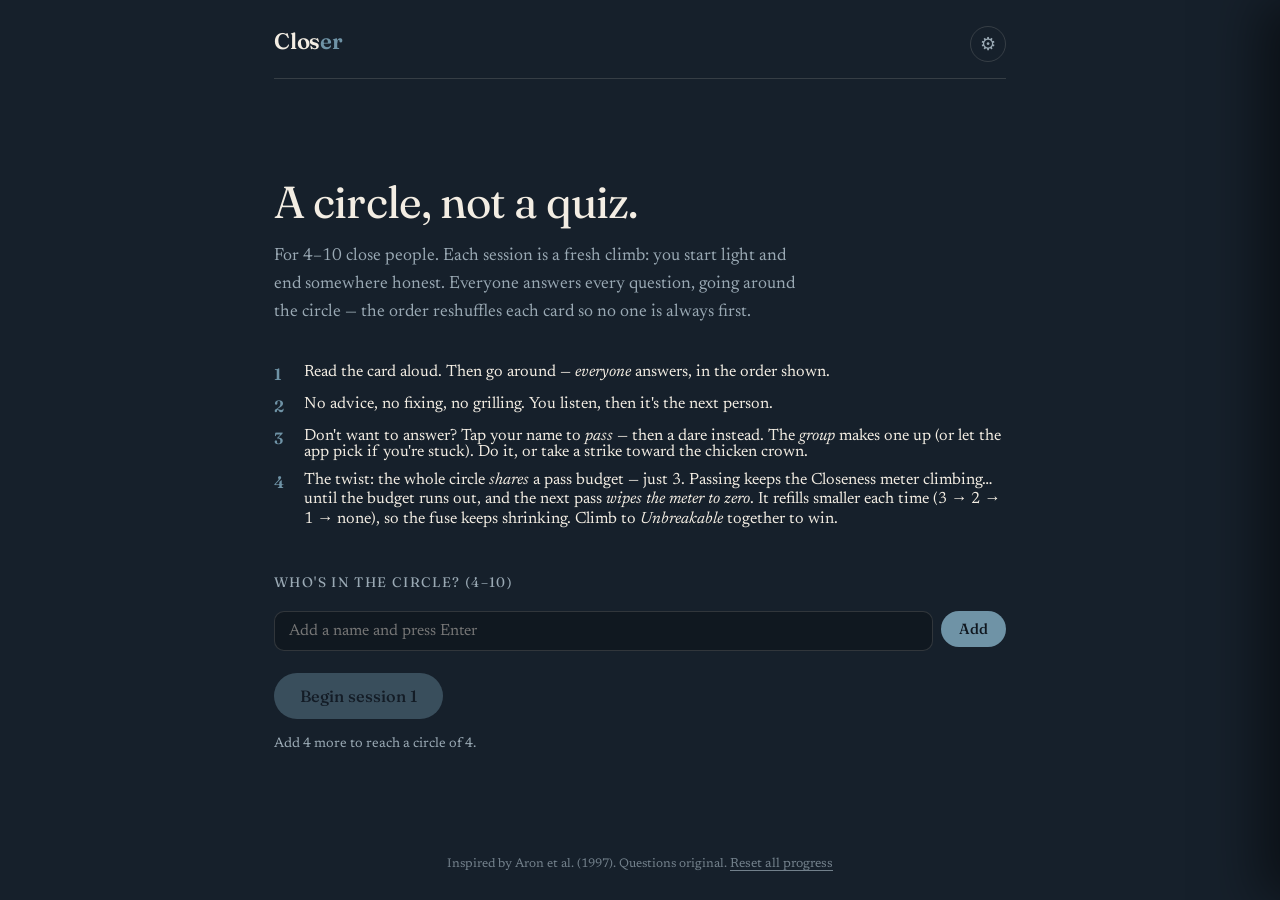
<file: index.html>
<!DOCTYPE html>
<html lang="en">
<head>
<meta charset="UTF-8">
<meta name="viewport" content="width=device-width, initial-scale=1.0">
<title>Closer — group circle</title>
<link rel="stylesheet" href="styles.css">
<script src="questions.js"></script>
</head>
<body data-tier="1">
<div class="wrap">
  <header>
    <div class="logo">Clos<span>er</span></div>
    <div class="headright">
      <div class="sesstag" id="sesstag">&nbsp;</div>
      <button class="gear" id="gearBtn" aria-label="Open settings" title="Settings">⚙</button>
    </div>
  </header>

  <!-- SETUP -->
  <section class="stage" id="setup">
    <h1 id="setupTitle">A circle, not a quiz.</h1>
    <p class="lead" id="setupLead">For 4–10 close people. Each session is a fresh climb: you start light and end somewhere honest. Everyone answers every question, going around the circle — the order reshuffles each card so no one is always first.</p>
    <ul class="rules">
      <li><b>1</b><span>Read the card aloud. Then go around — <em>everyone</em> answers, in the order shown.</span></li>
      <li><b>2</b><span>No advice, no fixing, no grilling. You listen, then it's the next person.</span></li>
      <li><b>3</b><span>Don't want to answer? Tap your name to <em>pass</em> — then a dare instead. The <em>group</em> makes one up (or let the app pick if you're stuck). Do it, or take a strike toward the chicken crown.</span></li>
      <li><b>4</b><span>The twist: the whole circle <em>shares</em> a pass budget — just 3. Passing keeps the Closeness meter climbing… until the budget runs out, and the next pass <em>wipes the meter to zero</em>. It refills smaller each time (3 → 2 → 1 → none), so the fuse keeps shrinking. Climb to <em>Unbreakable</em> together to win.</span></li>
    </ul>
    <div class="field">
      <label>Who's in the circle? (4–10)</label>
      <div class="names" id="names"></div>
      <div class="addrow">
        <input id="nameInput" type="text" placeholder="Add a name and press Enter" maxlength="24" autocomplete="off">
        <button class="btn sm" id="addBtn">Add</button>
      </div>
    </div>
    <div class="controls">
      <button class="btn" id="startBtn" disabled>Begin session <span id="startNum"></span></button>
    </div>
    <p class="banknote" id="bankNote"></p>
  </section>

  <!-- PLAY -->
  <section class="stage hidden" id="play">
    <div class="meta">
      <div class="tierlabel"><span id="tierName">Warm-up</span>
        <span class="dots"><i class="dot" data-d="1"></i><i class="dot" data-d="2"></i><i class="dot" data-d="3"></i></span>
      </div>
      <div class="counter" id="counter"></div>
    </div>
    <div class="scorebar" id="scorebar"></div>
    <div class="meter" id="meter">
      <div class="meter-head">
        <span class="meter-level" id="meterLevel">Strangers</span>
        <span class="meter-streak" id="meterStreak"></span>
      </div>
      <div class="meter-track"><i id="meterFill"></i></div>
      <div class="meter-rungs" id="meterRungs"></div>
    </div>
    <div class="qnum" id="qnum"></div>
    <h2 class="question" id="qtext"></h2>
    <button class="langtoggle" id="langBtn" aria-expanded="false">中文翻譯</button>
    <div class="qzh" id="qzh"><div class="qzh-inner" id="qzhText" lang="zh-Hant"></div></div>
    <div class="order">
      <div class="cap" id="orderCap">Answer in this order</div>
      <div class="seq" id="seq"></div>
      <div class="hint" id="orderHint">Chickening out? Tap your name — you'll draw a dare instead.</div>
    </div>
    <div class="dare hidden" id="darePanel">
      <div class="cap">Pass · <span class="who-passed" id="dareWho"></span> ducked the question</div>
      <!-- phase 1: who makes the dare? -->
      <div id="dareChoice">
        <div class="text" id="dareChoiceText">A dare instead, then. Who makes it up?</div>
        <div class="row">
          <button class="btn" id="dareGroup">The group makes one up</button>
          <button class="btn ghost" id="dareApp">Let the app pick</button>
          <button class="btn ghost sm" id="dareCancel">Never mind, I'll answer</button>
        </div>
      </div>
      <!-- phase 2: the dare itself -->
      <div id="dareDo" class="hidden">
        <div class="text" id="dareText"></div>
        <div class="row">
          <button class="btn" id="dareDid">Did the dare ✓</button>
          <button class="btn danger" id="dareFail">Chickened out — take a strike ✗</button>
          <button class="btn ghost sm" id="dareDeck">Can't think of one? Draw from the deck</button>
        </div>
      </div>
    </div>
    <p class="listener-note hidden" id="listenerNote">🪞 Before the next card — each person, reflect back one thing you heard.</p>
    <div class="controls">
      <button class="btn" id="nextBtn">Everyone's answered — next card</button>
      <button class="btn ghost sm" id="reshuffleBtn">Reshuffle order</button>
      <button class="btn ghost sm" id="endBtn">End session</button>
    </div>
    <div class="progress"><div class="bar"><i id="barFill"></i></div></div>
  </section>

  <!-- SEAM -->
  <section class="stage seam hidden" id="seam">
    <div class="small" id="seamKicker"></div>
    <h2 id="seamTitle"></h2>
    <p id="seamBody"></p>
    <div class="controls" style="justify-content:center">
      <button class="btn" id="seamBtn">Continue</button>
      <button class="btn ghost sm" id="seamEndBtn">End session</button>
    </div>
  </section>

  <!-- END -->
  <section class="stage end hidden" id="end">
    <div class="small" id="endKicker"></div>
    <h2 id="endTitle">That's the climb.</h2>
    <p id="endBody"></p>
    <ul class="board hidden" id="board"></ul>
    <div class="endrow">
      <button class="btn" id="newSessionBtn">Start next session</button>
      <button class="btn ghost" id="editPeopleBtn">Edit the circle</button>
    </div>
    <p class="banknote" id="endBank"></p>
  </section>

  <footer>
    Inspired by Aron et al. (1997). Questions original. <button class="reset" id="resetBtn">Reset all progress</button>
  </footer>
</div>

<div class="drawer-backdrop" id="settingsBackdrop"></div>
<aside class="drawer" id="settingsDrawer" aria-label="Game settings" aria-hidden="true">
  <div class="drawer-head">
    <div class="drawer-title">Game settings</div>
    <button class="drawer-close" id="settingsClose" aria-label="Close settings">×</button>
  </div>
  <p class="drawer-note">Pick a mode, or fine-tune anything — changes apply live, even mid-game.</p>
  <div class="modes" id="settingsModes"></div>
  <div id="settingsBody"></div>
  <button class="btn ghost sm hidden" id="redrawBtn" style="margin-top:16px">Redraw remaining cards</button>
</aside>

<div class="toast" id="toast"><div class="big" id="toastBig"></div><div class="sub" id="toastSub"></div></div>

<script src="script.js"></script>
</body>
</html>
</file>
<file: styles.css>
@import url('https://fonts.googleapis.com/css2?family=Fraunces:opsz,wght@9..144,400;9..144,500;9..144,600&family=Newsreader:ital,opsz@0,6..72;1,6..72&family=Noto+Serif+TC:wght@400;500&display=swap');
  :root{
    --bg:#16202b; --ink:#f3ede3; --muted:#9aa9b4;
    --t1:#6f93a6; --t2:#c98b6b; --t3:#b1607a;
    --line:rgba(243,237,227,.14); --accent:var(--t1);
    --ease-out:cubic-bezier(.23,1,.32,1);
  }
  *{box-sizing:border-box;margin:0;padding:0}
  html,body{height:100%}
  body{background:var(--bg);color:var(--ink);font-family:'Newsreader',Georgia,serif;
    -webkit-font-smoothing:antialiased;min-height:100dvh;display:flex;flex-direction:column;
    overflow-x:hidden;transition:background .9s ease;}
  body[data-tier="2"]{--accent:var(--t2);background:#1a1c24}
  body[data-tier="3"]{--accent:var(--t3);background:#1d1820}
  .wrap{flex:1;display:flex;flex-direction:column;max-width:780px;width:100%;margin:0 auto;padding:26px 24px 30px}
  header{display:flex;align-items:baseline;justify-content:space-between;gap:16px;padding-bottom:16px;border-bottom:1px solid var(--line)}
  .logo{font-family:'Fraunces',serif;font-weight:600;font-size:1.4rem;letter-spacing:-.01em}
  .logo span{color:var(--accent);transition:color .9s}
  .sesstag{font-family:'Fraunces',serif;font-size:.82rem;color:var(--muted);letter-spacing:.04em}
  .stage{flex:1;display:flex;flex-direction:column;justify-content:center;padding:30px 0}

  h1{font-family:'Fraunces',serif;font-weight:400;font-size:clamp(1.9rem,5.6vw,2.8rem);line-height:1.1;letter-spacing:-.02em;margin-bottom:16px}
  p.lead{color:var(--muted);font-size:1.1rem;line-height:1.6;max-width:54ch;margin-bottom:14px}
  .rules{list-style:none;margin:18px 0 26px}
  .rules li{display:flex;gap:12px;align-items:flex-start;padding:6px 0;font-size:1.02rem}
  .rules li b{font-family:'Fraunces',serif;color:var(--accent);font-weight:600;min-width:18px;transition:color .9s}

  .field{margin:14px 0 22px}
  .field label{display:block;font-family:'Fraunces',serif;font-size:.86rem;letter-spacing:.1em;text-transform:uppercase;color:var(--muted);margin-bottom:10px}
  .names{display:flex;flex-wrap:wrap;gap:8px;margin-bottom:10px}
  .chip{display:inline-flex;align-items:center;gap:7px;background:rgba(255,255,255,.06);border:1px solid var(--line);border-radius:999px;padding:6px 12px;font-size:.98rem}
  .chip button{background:none;border:0;color:var(--muted);cursor:pointer;font-size:1.05rem;line-height:1;padding:0;transition:color .2s ease,transform .12s var(--ease-out)}
  @media (hover:hover) and (pointer:fine){.chip button:hover{color:var(--ink)}}
  .chip button:active{transform:scale(.9)}
  .addrow{display:flex;gap:8px}
  .addrow input{flex:1;background:rgba(0,0,0,.25);border:1px solid var(--line);border-radius:10px;color:var(--ink);
    font-family:'Newsreader',serif;font-size:1rem;padding:11px 14px;transition:border-color .15s ease}
  .addrow input:focus{outline:0;border-color:var(--accent)}

  .btn{font-family:'Fraunces',serif;font-weight:500;font-size:1.02rem;background:var(--accent);color:#10171f;
    border:0;border-radius:999px;padding:13px 26px;cursor:pointer;transition:transform .15s var(--ease-out),filter .2s,background .9s;align-self:flex-start}
  @media (hover:hover) and (pointer:fine){.btn:hover{transform:translateY(-1px);filter:brightness(1.06)}}
  .btn:active{transform:scale(.97)}
  .btn:disabled{opacity:.4;cursor:not-allowed;transform:none}
  .btn.ghost{background:none;color:var(--ink);border:1px solid var(--line)}
  @media (hover:hover) and (pointer:fine){.btn.ghost:hover{border-color:var(--accent)}}
  .btn.sm{padding:9px 18px;font-size:.92rem}

  .meta{display:flex;align-items:center;justify-content:space-between;gap:14px;margin-bottom:24px}
  .tierlabel{display:flex;align-items:center;gap:10px;font-family:'Fraunces',serif;font-size:.84rem;letter-spacing:.14em;text-transform:uppercase;color:var(--accent);transition:color .9s}
  .dots{display:flex;gap:6px}.dot{width:7px;height:7px;border-radius:50%;background:var(--line);transition:background .25s ease}.dot.on{background:var(--accent)}
  .counter{font-size:.9rem;color:var(--muted);font-variant-numeric:tabular-nums}
  .qnum{font-family:'Fraunces',serif;font-size:.9rem;color:var(--muted);margin-bottom:14px}
  .question{font-family:'Fraunces',serif;font-weight:400;font-size:clamp(1.45rem,4.4vw,2.3rem);line-height:1.22;letter-spacing:-.015em;margin-bottom:14px;
    opacity:0;transform:translateY(10px);animation:rise .3s var(--ease-out) forwards}
  @keyframes rise{to{opacity:1;transform:none}}
  .langtoggle{background:none;border:1px solid var(--line);border-radius:999px;color:var(--muted);
    font-family:'Newsreader',serif;font-size:.86rem;padding:5px 14px;cursor:pointer;transition:color .2s ease,border-color .2s ease,transform .12s var(--ease-out);margin-bottom:16px}
  @media (hover:hover) and (pointer:fine){.langtoggle:hover{color:var(--ink);border-color:var(--accent)}}
  .langtoggle:active{transform:scale(.96)}
  .langtoggle.on{color:var(--accent);border-color:var(--accent)}
  .qzh{display:grid;grid-template-rows:0fr;opacity:0;margin-bottom:0;
    transition:grid-template-rows .4s var(--ease-out),opacity .3s ease,margin-bottom .3s ease}
  .qzh.show{grid-template-rows:1fr;opacity:1;margin-bottom:22px}
  .qzh-inner{min-height:0;overflow:hidden;
    font-family:'Noto Serif TC','Fraunces',serif;font-weight:400;font-size:clamp(1.3rem,4vw,2rem);
    line-height:1.5;letter-spacing:.01em;color:var(--ink);padding-left:16px;border-left:2px solid var(--accent)}

  .order{border:1px solid var(--line);border-radius:16px;padding:16px 18px;margin-bottom:24px;background:rgba(0,0,0,.18)}
  .order .cap{font-family:'Fraunces',serif;font-size:.78rem;letter-spacing:.12em;text-transform:uppercase;color:var(--muted);margin-bottom:12px}
  .seq{display:flex;flex-wrap:wrap;gap:8px}
  .who{display:inline-flex;align-items:center;gap:8px;padding:7px 13px;border-radius:999px;border:1px solid var(--line);font-size:.98rem;transition:border-color .25s ease,background .25s ease,transform .12s var(--ease-out);cursor:pointer}
  @media (hover:hover) and (pointer:fine){.who:hover{border-color:var(--accent);background:rgba(255,255,255,.04)}}
  .who:active{transform:scale(.97)}
  .who .i{font-family:'Fraunces',serif;font-size:.78rem;color:var(--muted);font-variant-numeric:tabular-nums}
  .who.passed{border-color:var(--accent);background:rgba(255,255,255,.1);font-weight:500}
  .who.passed .i{color:var(--accent)}
  .who.done{opacity:.4;text-decoration:line-through}
  .who .strike{color:var(--t3);font-size:.82rem;letter-spacing:1px}
  .order .hint{font-size:.82rem;color:var(--muted);margin-top:12px;font-style:italic}
  /* dare panel */
  .dare{border:1px solid var(--accent);border-radius:16px;padding:18px 20px;margin-bottom:24px;background:rgba(0,0,0,.28);
    opacity:0;transform:translateY(10px);animation:rise .32s var(--ease-out) forwards}
  .dare .cap{font-family:'Fraunces',serif;font-size:.78rem;letter-spacing:.12em;text-transform:uppercase;color:var(--accent);margin-bottom:10px}
  .dare .who-passed{font-family:'Fraunces',serif;font-weight:600}
  .dare .text{font-family:'Fraunces',serif;font-size:clamp(1.15rem,3.4vw,1.5rem);line-height:1.34;margin:6px 0 16px}
  .dare .row{display:flex;gap:10px;flex-wrap:wrap}
  .dare .btn.danger{background:none;border:1px solid var(--t3);color:var(--t3)}
  @media (hover:hover) and (pointer:fine){.dare .btn.danger:hover{background:var(--t3);color:#10171f;filter:none}}
  .scorebar{display:flex;align-items:center;gap:8px;font-size:.82rem;color:var(--muted);flex-wrap:wrap}
  .scorebar .pill{display:inline-flex;align-items:center;gap:5px;border:1px solid var(--line);border-radius:999px;padding:3px 10px}
  .scorebar .pill b{color:var(--ink);font-family:'Fraunces',serif;font-weight:600}
  .scorebar .crown{color:var(--t2)}
  /* closeness meter (shared goal) */
  .meter{border:1px solid var(--line);border-radius:14px;padding:13px 16px;margin-bottom:20px;background:rgba(0,0,0,.2)}
  .meter-head{display:flex;justify-content:space-between;align-items:baseline;margin-bottom:9px}
  .meter-level{font-family:'Fraunces',serif;font-weight:600;font-size:1.02rem;color:var(--accent);transition:color .9s}
  .meter-streak{font-size:.84rem;color:var(--muted);font-variant-numeric:tabular-nums}
  .meter-track{height:8px;background:var(--line);border-radius:99px;overflow:hidden}
  .meter-track i{display:block;height:100%;width:100%;border-radius:99px;
    background:linear-gradient(90deg,var(--t1),var(--t2),var(--t3));
    clip-path:inset(0 100% 0 0);transition:clip-path .6s var(--ease-out)}
  .meter-rungs{display:flex;justify-content:space-between;margin-top:7px}
  .meter-rungs span{font-size:.68rem;letter-spacing:.02em;color:var(--muted);opacity:.55;transition:color .4s ease,opacity .4s ease;white-space:nowrap}
  .meter-rungs span.hit{color:var(--accent);opacity:1;font-weight:600}
  .meter.broke{animation:shake .5s}
  @keyframes shake{10%,90%{transform:translateX(-2px)}30%,70%{transform:translateX(4px)}50%{transform:translateX(-5px)}}
  .who .tok{font-size:.72rem;color:var(--t2);letter-spacing:1px}
  .who.broke-token{border-color:var(--t3)}
  /* toast */
  .toast{position:fixed;left:50%;bottom:34px;transform:translateX(-50%) translateY(20px);opacity:0;pointer-events:none;
    background:#0f161e;border:1px solid var(--accent);border-radius:14px;padding:14px 22px;max-width:90vw;text-align:center;
    box-shadow:0 18px 50px rgba(0,0,0,.55);transition:opacity .2s var(--ease-out),transform .2s var(--ease-out);z-index:50}
  .toast.show{opacity:1;transform:translateX(-50%) translateY(0);transition:opacity .3s var(--ease-out),transform .3s var(--ease-out)}
  .toast .big{font-family:'Fraunces',serif;font-size:1.15rem;font-weight:600;color:var(--accent)}
  .toast .sub{font-size:.9rem;color:var(--muted);margin-top:3px}
  .toast.bad{border-color:var(--t3)}.toast.bad .big{color:var(--t3)}
  .toast.win{border-color:var(--t2)}.toast.win .big{color:var(--t2)}
  .board{list-style:none;max-width:420px;margin:0 auto 22px;text-align:left}
  .board li{display:flex;justify-content:space-between;align-items:center;padding:9px 14px;border:1px solid var(--line);border-radius:12px;margin-bottom:8px;opacity:0;transform:translateY(8px);animation:rise .35s var(--ease-out) forwards}
  .board li .nm{font-family:'Fraunces',serif}
  .board li .sc{color:var(--muted);font-variant-numeric:tabular-nums}
  .board li.king{border-color:var(--t2)}
  .board li.king .nm{color:var(--t2)}
  .board li.clean{border-color:var(--t1)}
  .board li.clean .nm{color:var(--t1)}
  .controls{display:flex;gap:12px;flex-wrap:wrap;align-items:center}
  .progress{margin-top:auto;padding-top:24px}
  .bar{height:3px;background:var(--line);border-radius:2px;overflow:hidden}
  .bar i{display:block;height:100%;background:var(--accent);width:100%;transform:scaleX(0);transform-origin:left;transition:transform .5s var(--ease-out),background .9s}

  .seam,.end{text-align:center}
  .seam .small,.end .small{color:var(--muted);letter-spacing:.14em;text-transform:uppercase;font-family:'Fraunces',serif;font-size:.78rem;margin-bottom:10px}
  .seam h2,.end h2{font-family:'Fraunces',serif;font-weight:400;font-size:clamp(1.6rem,5vw,2.4rem);line-height:1.18;margin-bottom:14px}
  .seam p,.end p{color:var(--muted);max-width:48ch;margin:0 auto 26px;line-height:1.62;font-size:1.06rem}
  .seam .btn,.end .btn{align-self:center}
  .endrow{display:flex;gap:12px;justify-content:center;flex-wrap:wrap}
  .banknote{margin-top:18px;font-size:.86rem;color:var(--muted)}
  .hidden{display:none!important}
  footer{color:var(--muted);font-size:.78rem;text-align:center;padding-top:8px;opacity:.7}
  .reset{background:none;border:0;color:var(--muted);font-family:'Newsreader',serif;font-size:.82rem;cursor:pointer;text-decoration:underline;text-underline-offset:3px}
  @media (hover:hover) and (pointer:fine){.reset:hover{color:var(--ink)}}
  @media (prefers-reduced-motion:reduce){
    *,*::before,*::after{animation:none!important;
      transition-property:opacity,color,background-color,border-color,box-shadow,filter!important;
      transition-duration:.2s!important}
    .question,.dare,.board li{opacity:1!important;transform:none!important}
  }

  /* settings drawer */
  .gear{display:inline-flex;align-items:center;justify-content:center;width:36px;height:36px;
    background:none;border:1px solid var(--line);border-radius:50%;color:var(--muted);
    font-size:1.15rem;line-height:1;cursor:pointer;
    transition:color .2s ease,border-color .2s ease,transform .12s var(--ease-out)}
  @media (hover:hover) and (pointer:fine){.gear:hover{color:var(--ink);border-color:var(--accent)}}
  .gear:active{transform:scale(.92)}

  .drawer-backdrop{position:fixed;inset:0;background:rgba(8,12,16,.55);opacity:0;pointer-events:none;
    transition:opacity .3s var(--ease-out);z-index:60}
  .drawer-backdrop.open{opacity:1;pointer-events:auto}

  .drawer{position:fixed;top:0;right:0;height:100dvh;width:min(430px,92vw);background:#0f161e;
    border-left:1px solid var(--line);box-shadow:-20px 0 50px rgba(0,0,0,.5);transform:translateX(100%);
    transition:transform .3s var(--ease-out);z-index:61;display:flex;flex-direction:column;
    overflow-y:auto;padding:22px 22px 30px;gap:2px}
  .drawer.open{transform:translateX(0)}
  .drawer-head{display:flex;justify-content:space-between;align-items:center;margin-bottom:6px}
  .drawer-title{font-family:'Fraunces',serif;font-weight:600;font-size:1.2rem}
  .drawer-close{display:inline-flex;align-items:center;justify-content:center;width:34px;height:34px;
    background:none;border:0;border-radius:50%;color:var(--muted);font-size:1.4rem;line-height:1;cursor:pointer;
    transition:color .2s ease,transform .12s var(--ease-out)}
  @media (hover:hover) and (pointer:fine){.drawer-close:hover{color:var(--ink)}}
  .drawer-close:active{transform:scale(.9)}
  .drawer-note{font-size:.82rem;color:var(--muted);font-style:italic;margin:4px 0 8px}

  .modes{display:flex;flex-wrap:wrap;gap:8px;margin:14px 0 6px}
  .mode-btn{background:none;border:1px solid var(--line);border-radius:999px;color:var(--ink);
    font-family:'Fraunces',serif;font-size:.9rem;padding:7px 14px;cursor:pointer;
    transition:color .2s ease,border-color .2s ease,background .2s ease,transform .12s var(--ease-out)}
  @media (hover:hover) and (pointer:fine){.mode-btn:hover{border-color:var(--accent)}}
  .mode-btn:active{transform:scale(.96)}
  .mode-btn.on{background:var(--accent);color:#10171f;border-color:var(--accent)}

  .setting-group{border-top:1px solid var(--line);padding-top:14px;margin-top:14px}
  .setting-group h4{font-family:'Fraunces',serif;font-size:.78rem;letter-spacing:.12em;
    text-transform:uppercase;color:var(--muted);margin-bottom:10px}
  .setting-row{display:flex;justify-content:space-between;align-items:center;gap:12px;padding:7px 0}
  .setting-row .label{display:block;font-size:.98rem}
  .setting-row .desc{display:block;font-size:.78rem;color:var(--muted);margin-top:2px}

  .toggle{min-width:46px;background:none;border:1px solid var(--line);border-radius:999px;color:var(--muted);
    font-family:'Fraunces',serif;font-size:.84rem;padding:5px 12px;cursor:pointer;
    transition:color .2s ease,border-color .2s ease,background .2s ease,transform .12s var(--ease-out)}
  @media (hover:hover) and (pointer:fine){.toggle:hover{border-color:var(--accent)}}
  .toggle:active{transform:scale(.94)}
  .toggle.on{background:var(--accent);color:#10171f;border-color:var(--accent)}

  .seg{display:inline-flex;border:1px solid var(--line);border-radius:999px;overflow:hidden}
  .seg button{background:none;border:0;color:var(--muted);font-family:'Newsreader',serif;font-size:.84rem;
    padding:6px 11px;cursor:pointer;transition:color .2s ease,background .2s ease,transform .12s var(--ease-out)}
  @media (hover:hover) and (pointer:fine){.seg button:hover{color:var(--ink)}}
  .seg button:active{transform:scale(.96)}
  .seg button.on{background:var(--accent);color:#10171f}

  .stepper{display:inline-flex;align-items:center;gap:10px}
  .stepper button{display:inline-flex;align-items:center;justify-content:center;width:26px;height:26px;
    background:none;border:1px solid var(--line);border-radius:50%;color:var(--muted);font-size:1rem;line-height:1;cursor:pointer;
    transition:color .2s ease,border-color .2s ease,transform .12s var(--ease-out)}
  @media (hover:hover) and (pointer:fine){.stepper button:hover{color:var(--ink);border-color:var(--accent)}}
  .stepper button:active{transform:scale(.9)}
  .stepper .val{min-width:2ch;text-align:center;font-variant-numeric:tabular-nums}

  /* header right group, pairs layout, listener beat */
  .headright{display:flex;align-items:center;gap:12px}
  .pair{flex:1 1 100%;display:flex;gap:8px;align-items:center;padding:5px 0}
  .pair + .pair{border-top:1px solid var(--line)}
  .listener-note{border:1px solid var(--accent);border-radius:12px;background:rgba(0,0,0,.22);
    padding:12px 16px;margin-bottom:16px;font-size:.96rem;color:var(--ink)}
</file>
<file: public/styles.css>
@import url('https://fonts.googleapis.com/css2?family=Fraunces:opsz,wght@9..144,400;9..144,500;9..144,600&family=Newsreader:ital,opsz@0,6..72;1,6..72&family=Noto+Serif+TC:wght@400;500&display=swap');
  :root{
    --bg:#16202b; --ink:#f3ede3; --muted:#9aa9b4;
    --t1:#6f93a6; --t2:#c98b6b; --t3:#b1607a;
    --line:rgba(243,237,227,.14); --accent:var(--t1);
    --ease-out:cubic-bezier(.23,1,.32,1);
    --ease-drawer:cubic-bezier(.32,.72,0,1);
  }
  *{box-sizing:border-box;margin:0;padding:0}
  html,body{height:100%}
  body{background:var(--bg);color:var(--ink);font-family:'Newsreader',Georgia,serif;
    -webkit-font-smoothing:antialiased;min-height:100dvh;display:flex;flex-direction:column;
    overflow-x:hidden;transition:background .9s ease;}
  body[data-tier="2"]{--accent:var(--t2);background:#1a1c24}
  body[data-tier="3"]{--accent:var(--t3);background:#1d1820}
  .wrap{flex:1;display:flex;flex-direction:column;max-width:780px;width:100%;margin:0 auto;padding:26px 24px 30px}
  header{display:flex;align-items:baseline;justify-content:space-between;gap:16px;padding-bottom:16px;border-bottom:1px solid var(--line)}
  .logo{font-family:'Fraunces',serif;font-weight:600;font-size:1.4rem;letter-spacing:-.01em}
  .logo span{color:var(--accent);transition:color .9s}
  .sesstag{font-family:'Fraunces',serif;font-size:.82rem;color:var(--muted);letter-spacing:.04em}
  .stage{flex:1;display:flex;flex-direction:column;justify-content:center;padding:30px 0}

  h1{font-family:'Fraunces',serif;font-weight:400;font-size:clamp(1.9rem,5.6vw,2.8rem);line-height:1.1;letter-spacing:-.02em;margin-bottom:16px}
  p.lead{color:var(--muted);font-size:1.1rem;line-height:1.6;max-width:54ch;margin-bottom:14px}
  .rules{list-style:none;margin:18px 0 26px}
  .rules li{display:flex;gap:12px;align-items:flex-start;padding:6px 0;font-size:1.02rem}
  .rules li b{font-family:'Fraunces',serif;color:var(--accent);font-weight:600;min-width:18px;transition:color .9s}

  .field{margin:14px 0 22px}
  .field label{display:block;font-family:'Fraunces',serif;font-size:.86rem;letter-spacing:.1em;text-transform:uppercase;color:var(--muted);margin-bottom:10px}
  .names{display:flex;flex-wrap:wrap;gap:8px;margin-bottom:10px}
  .chip{display:inline-flex;align-items:center;gap:7px;background:rgba(255,255,255,.06);border:1px solid var(--line);border-radius:999px;padding:6px 12px;font-size:.98rem}
  .chip button{background:none;border:0;color:var(--muted);cursor:pointer;font-size:1.05rem;line-height:1;padding:0;transition:color .2s ease,transform .12s var(--ease-out)}
  @media (hover:hover) and (pointer:fine){.chip button:hover{color:var(--ink)}}
  .chip button:active{transform:scale(.86)}
  .addrow{display:flex;gap:8px}
  .addrow input{flex:1;background:rgba(0,0,0,.25);border:1px solid var(--line);border-radius:10px;color:var(--ink);
    font-family:'Newsreader',serif;font-size:1rem;padding:11px 14px;transition:border-color .15s ease}
  .addrow input:focus{outline:0;border-color:var(--accent)}

  .btn{font-family:'Fraunces',serif;font-weight:500;font-size:1.02rem;background:var(--accent);color:#10171f;
    border:0;border-radius:999px;padding:13px 26px;cursor:pointer;transition:transform .15s var(--ease-out),filter .2s var(--ease-out),background .9s ease;align-self:flex-start}
  @media (hover:hover) and (pointer:fine){.btn:hover{transform:translateY(-1px);filter:brightness(1.06)}}
  .btn:active{transform:scale(.97)}
  .btn:disabled{opacity:.4;cursor:not-allowed;transform:none}
  .btn.ghost{background:none;color:var(--ink);border:1px solid var(--line)}
  @media (hover:hover) and (pointer:fine){.btn.ghost:hover{border-color:var(--accent)}}
  .btn.sm{padding:9px 18px;font-size:.92rem}

  .meta{display:flex;align-items:center;justify-content:space-between;gap:14px;margin-bottom:24px}
  .tierlabel{display:flex;align-items:center;gap:10px;font-family:'Fraunces',serif;font-size:.84rem;letter-spacing:.14em;text-transform:uppercase;color:var(--accent);transition:color .9s}
  .dots{display:flex;gap:6px}.dot{width:7px;height:7px;border-radius:50%;background:var(--line);transition:background .25s ease}.dot.on{background:var(--accent)}
  .counter{font-size:.9rem;color:var(--muted);font-variant-numeric:tabular-nums}
  .qnum{font-family:'Fraunces',serif;font-size:.9rem;color:var(--muted);margin-bottom:14px}
  .question{font-family:'Fraunces',serif;font-weight:400;font-size:clamp(1.45rem,4.4vw,2.3rem);line-height:1.22;letter-spacing:-.015em;margin-bottom:14px;
    opacity:0;transform:translateY(10px);animation:rise .3s var(--ease-out) forwards}
  @keyframes rise{to{opacity:1;transform:none}}
  .langtoggle{background:none;border:1px solid var(--line);border-radius:999px;color:var(--muted);
    font-family:'Newsreader',serif;font-size:.86rem;padding:5px 14px;cursor:pointer;transition:color .2s ease,border-color .2s ease,transform .12s var(--ease-out);margin-bottom:16px}
  @media (hover:hover) and (pointer:fine){.langtoggle:hover{color:var(--ink);border-color:var(--accent)}}
  .langtoggle:active{transform:scale(.96)}
  .langtoggle.on{color:var(--accent);border-color:var(--accent)}
  .qzh{display:grid;grid-template-rows:0fr;opacity:0;margin-bottom:0;
    transition:grid-template-rows .4s var(--ease-out),opacity .4s ease,margin-bottom .4s ease}
  .qzh.show{grid-template-rows:1fr;opacity:1;margin-bottom:22px}
  .qzh-inner{min-height:0;overflow:hidden;
    font-family:'Noto Serif TC','Fraunces',serif;font-weight:400;font-size:clamp(1.3rem,4vw,2rem);
    line-height:1.5;letter-spacing:.01em;color:var(--ink);padding-left:16px;border-left:2px solid var(--accent)}

  .order{border:1px solid var(--line);border-radius:16px;padding:16px 18px;margin-bottom:24px;background:rgba(0,0,0,.18)}
  .order .cap{font-family:'Fraunces',serif;font-size:.78rem;letter-spacing:.12em;text-transform:uppercase;color:var(--muted);margin-bottom:12px}
  .seq{display:flex;flex-wrap:wrap;gap:8px}
  .who{display:inline-flex;align-items:center;gap:8px;padding:7px 13px;border-radius:999px;border:1px solid var(--line);font-size:.98rem;transition:border-color .25s ease,background .25s ease,transform .12s var(--ease-out);cursor:pointer}
  @media (hover:hover) and (pointer:fine){.who:hover{border-color:var(--accent);background:rgba(255,255,255,.04)}}
  .who:active{transform:scale(.97)}
  .who .i{font-family:'Fraunces',serif;font-size:.78rem;color:var(--muted);font-variant-numeric:tabular-nums}
  .who.passed{border-color:var(--accent);background:rgba(255,255,255,.1);font-weight:500}
  .who.passed .i{color:var(--accent)}
  .who.done{opacity:.4;text-decoration:line-through}
  .who .strike{color:var(--t3);font-size:.82rem;letter-spacing:1px}
  .order .hint{font-size:.82rem;color:var(--muted);margin-top:12px;font-style:italic}
  /* dare panel */
  .dare{border:1px solid var(--accent);border-radius:16px;padding:18px 20px;margin-bottom:24px;background:rgba(0,0,0,.28);
    opacity:0;transform:translateY(10px);animation:rise .32s var(--ease-out) forwards}
  .dare .cap{font-family:'Fraunces',serif;font-size:.78rem;letter-spacing:.12em;text-transform:uppercase;color:var(--accent);margin-bottom:10px}
  .dare .who-passed{font-family:'Fraunces',serif;font-weight:600}
  .dare .text{font-family:'Fraunces',serif;font-size:clamp(1.15rem,3.4vw,1.5rem);line-height:1.34;margin:6px 0 16px}
  .dare .row{display:flex;gap:10px;flex-wrap:wrap}
  .dare .btn.danger{background:none;border:1px solid var(--t3);color:var(--t3)}
  @media (hover:hover) and (pointer:fine){.dare .btn.danger:hover{background:var(--t3);color:#10171f;filter:none}}
  .scorebar{display:flex;align-items:center;gap:8px;font-size:.82rem;color:var(--muted);flex-wrap:wrap}
  .scorebar .pill{display:inline-flex;align-items:center;gap:5px;border:1px solid var(--line);border-radius:999px;padding:3px 10px}
  .scorebar .pill b{color:var(--ink);font-family:'Fraunces',serif;font-weight:600}
  .scorebar .crown{color:var(--t2)}
  /* closeness meter (shared goal) */
  .meter{border:1px solid var(--line);border-radius:14px;padding:13px 16px;margin-bottom:20px;background:rgba(0,0,0,.2)}
  .meter-head{display:flex;justify-content:space-between;align-items:baseline;margin-bottom:9px}
  .meter-level{font-family:'Fraunces',serif;font-weight:600;font-size:1.02rem;color:var(--accent);transition:color .9s}
  .meter-streak{font-size:.84rem;color:var(--muted);font-variant-numeric:tabular-nums}
  .meter-track{height:8px;background:var(--line);border-radius:99px;overflow:hidden}
  .meter-track i{display:block;height:100%;width:100%;border-radius:99px;
    background:linear-gradient(90deg,var(--t1),var(--t2),var(--t3));
    clip-path:inset(0 100% 0 0);transition:clip-path .6s var(--ease-out)}
  .meter-rungs{display:flex;justify-content:space-between;margin-top:7px}
  .meter-rungs span{font-size:.68rem;letter-spacing:.02em;color:var(--muted);opacity:.55;transition:color .4s ease,opacity .4s ease;white-space:nowrap}
  .meter-rungs span.hit{color:var(--accent);opacity:1;font-weight:600}
  .meter.broke{animation:shake .5s}
  @keyframes shake{10%,90%{transform:translateX(-2px)}30%,70%{transform:translateX(4px)}50%{transform:translateX(-5px)}}
  .who .tok{font-size:.72rem;color:var(--t2);letter-spacing:1px}
  .who.broke-token{border-color:var(--t3)}
  /* toast */
  .toast{position:fixed;left:50%;bottom:34px;transform:translateX(-50%) translateY(20px);opacity:0;pointer-events:none;
    background:#0f161e;border:1px solid var(--accent);border-radius:14px;padding:14px 22px;max-width:90vw;text-align:center;
    box-shadow:0 18px 50px rgba(0,0,0,.55);transition:opacity .2s var(--ease-out),transform .2s var(--ease-out);z-index:50}
  .toast.show{opacity:1;transform:translateX(-50%) translateY(0);transition:opacity .3s var(--ease-out),transform .3s var(--ease-out)}
  .toast .big{font-family:'Fraunces',serif;font-size:1.15rem;font-weight:600;color:var(--accent)}
  .toast .sub{font-size:.9rem;color:var(--muted);margin-top:3px}
  .toast.bad{border-color:var(--t3)}.toast.bad .big{color:var(--t3)}
  .toast.win{border-color:var(--t2)}.toast.win .big{color:var(--t2)}
  .board{list-style:none;max-width:420px;margin:0 auto 22px;text-align:left}
  .board li{display:flex;justify-content:space-between;align-items:center;padding:9px 14px;border:1px solid var(--line);border-radius:12px;margin-bottom:8px;opacity:0;transform:translateY(8px);animation:rise .35s var(--ease-out) forwards}
  .board li .nm{font-family:'Fraunces',serif}
  .board li .sc{color:var(--muted);font-variant-numeric:tabular-nums}
  .board li.king{border-color:var(--t2)}
  .board li.king .nm{color:var(--t2)}
  .board li.clean{border-color:var(--t1)}
  .board li.clean .nm{color:var(--t1)}
  .controls{display:flex;gap:12px;flex-wrap:wrap;align-items:center}
  .progress{margin-top:auto;padding-top:24px}
  .bar{height:3px;background:var(--line);border-radius:2px;overflow:hidden}
  .bar i{display:block;height:100%;background:var(--accent);width:100%;transform:scaleX(0);transform-origin:left;transition:transform .5s var(--ease-out),background .9s}

  .seam,.end{text-align:center}
  .seam .small,.end .small{color:var(--muted);letter-spacing:.14em;text-transform:uppercase;font-family:'Fraunces',serif;font-size:.78rem;margin-bottom:10px}
  .seam h2,.end h2{font-family:'Fraunces',serif;font-weight:400;font-size:clamp(1.6rem,5vw,2.4rem);line-height:1.18;margin-bottom:14px}
  .seam p,.end p{color:var(--muted);max-width:48ch;margin:0 auto 26px;line-height:1.62;font-size:1.06rem}
  .seam .btn,.end .btn{align-self:center}
  .endrow{display:flex;gap:12px;justify-content:center;flex-wrap:wrap}
  .banknote{margin-top:18px;font-size:.86rem;color:var(--muted)}
  .hidden{display:none!important}
  footer{color:var(--muted);font-size:.78rem;text-align:center;padding-top:8px;opacity:.7}
  .reset{background:none;border:0;color:var(--muted);font-family:'Newsreader',serif;font-size:.82rem;cursor:pointer;text-decoration:underline;text-underline-offset:3px}
  @media (hover:hover) and (pointer:fine){.reset:hover{color:var(--ink)}}
  /* keyboard focus — visible only for keyboard/switch users, not pointer */
  .btn:focus-visible,.gear:focus-visible,.chip button:focus-visible,.who:focus-visible,
  .mode-btn:focus-visible,.toggle:focus-visible,.seg button:focus-visible,
  .stepper button:focus-visible,.langtoggle:focus-visible,.choice-card:focus-visible,
  .drawer-close:focus-visible,.reset:focus-visible,.addrow input:focus-visible{
    outline:2px solid var(--accent);outline-offset:2px}
  @media (prefers-reduced-motion:reduce){
    *,*::before,*::after{animation:none!important;
      transition-property:opacity,color,background-color,border-color,box-shadow,filter!important;
      transition-duration:.2s!important}
    .question,.dare,.board li{opacity:1!important;transform:none!important}
  }

  /* settings drawer */
  .gear{display:inline-flex;align-items:center;justify-content:center;width:36px;height:36px;
    background:none;border:1px solid var(--line);border-radius:50%;color:var(--muted);
    font-size:1.15rem;line-height:1;cursor:pointer;
    transition:color .2s ease,border-color .2s ease,transform .12s var(--ease-out)}
  @media (hover:hover) and (pointer:fine){.gear:hover{color:var(--ink);border-color:var(--accent)}}
  .gear:active{transform:scale(.92)}
  .gear:disabled{opacity:.35;cursor:not-allowed;pointer-events:none}

  .drawer-backdrop{position:fixed;inset:0;background:rgba(8,12,16,.55);opacity:0;pointer-events:none;
    transition:opacity .42s var(--ease-drawer);z-index:60}
  .drawer-backdrop.open{opacity:1;pointer-events:auto}

  .drawer{position:fixed;top:0;right:0;height:100dvh;width:min(430px,92vw);background:#0f161e;
    border-left:1px solid var(--line);box-shadow:-20px 0 50px rgba(0,0,0,.5);transform:translateX(100%);
    transition:transform .42s var(--ease-drawer);z-index:61;display:flex;flex-direction:column;
    overflow-y:auto;padding:22px 22px 30px;gap:2px}
  .drawer.open{transform:translateX(0)}
  .drawer-head{display:flex;justify-content:space-between;align-items:center;margin-bottom:6px}
  .drawer-title{font-family:'Fraunces',serif;font-weight:600;font-size:1.2rem}
  .drawer-close{display:inline-flex;align-items:center;justify-content:center;width:34px;height:34px;
    background:none;border:0;border-radius:50%;color:var(--muted);font-size:1.4rem;line-height:1;cursor:pointer;
    transition:color .2s ease,transform .12s var(--ease-out)}
  @media (hover:hover) and (pointer:fine){.drawer-close:hover{color:var(--ink)}}
  .drawer-close:active{transform:scale(.9)}
  .drawer-note{font-size:.82rem;color:var(--muted);font-style:italic;margin:4px 0 8px}

  .modes{display:flex;flex-wrap:wrap;gap:8px;margin:14px 0 6px}
  .mode-btn{background:none;border:1px solid var(--line);border-radius:999px;color:var(--ink);
    font-family:'Fraunces',serif;font-size:.9rem;padding:7px 14px;cursor:pointer;
    transition:color .2s ease,border-color .2s ease,background .2s ease,transform .12s var(--ease-out)}
  @media (hover:hover) and (pointer:fine){.mode-btn:hover{border-color:var(--accent)}}
  .mode-btn:active{transform:scale(.96)}
  .mode-btn.on{background:var(--accent);color:#10171f;border-color:var(--accent)}

  .setting-group{border-top:1px solid var(--line);padding-top:14px;margin-top:14px}
  .setting-group h4{font-family:'Fraunces',serif;font-size:.78rem;letter-spacing:.12em;
    text-transform:uppercase;color:var(--muted);margin-bottom:10px}
  .setting-row{display:flex;justify-content:space-between;align-items:center;gap:12px;padding:7px 0}
  .setting-row .label{display:block;font-size:.98rem}
  .setting-row .desc{display:block;font-size:.78rem;color:var(--muted);margin-top:2px}

  .toggle{min-width:46px;background:none;border:1px solid var(--line);border-radius:999px;color:var(--muted);
    font-family:'Fraunces',serif;font-size:.84rem;padding:5px 12px;cursor:pointer;
    transition:color .2s ease,border-color .2s ease,background .2s ease,transform .12s var(--ease-out)}
  @media (hover:hover) and (pointer:fine){.toggle:hover{border-color:var(--accent)}}
  .toggle:active{transform:scale(.94)}
  .toggle.on{background:var(--accent);color:#10171f;border-color:var(--accent)}

  .seg{display:inline-flex;border:1px solid var(--line);border-radius:999px;overflow:hidden}
  .seg button{background:none;border:0;color:var(--muted);font-family:'Newsreader',serif;font-size:.84rem;
    padding:6px 11px;cursor:pointer;transition:color .2s ease,background .2s ease,transform .12s var(--ease-out)}
  @media (hover:hover) and (pointer:fine){.seg button:hover{color:var(--ink)}}
  .seg button:active{transform:scale(.96)}
  .seg button.on{background:var(--accent);color:#10171f}

  .stepper{display:inline-flex;align-items:center;gap:10px}
  .stepper button{display:inline-flex;align-items:center;justify-content:center;width:26px;height:26px;
    background:none;border:1px solid var(--line);border-radius:50%;color:var(--muted);font-size:1rem;line-height:1;cursor:pointer;
    transition:color .2s ease,border-color .2s ease,transform .12s var(--ease-out)}
  @media (hover:hover) and (pointer:fine){.stepper button:hover{color:var(--ink);border-color:var(--accent)}}
  .stepper button:active{transform:scale(.9)}
  .stepper .val{min-width:2ch;text-align:center;font-variant-numeric:tabular-nums}

  /* header right group, pairs layout, listener beat */
  .headright{display:flex;align-items:center;gap:12px}
  .pair{flex:1 1 100%;display:flex;gap:8px;align-items:center;padding:5px 0}
  .pair + .pair{border-top:1px solid var(--line)}
  .listener-note{border:1px solid var(--accent);border-radius:12px;background:rgba(0,0,0,.22);
    padding:12px 16px;margin-bottom:16px;font-size:.96rem;color:var(--ink)}

  /* Heroes & Chickens — question choice panel */
  #playMain{display:flex;flex-direction:column}
  .choice-header{display:flex;justify-content:space-between;align-items:center;margin-bottom:18px}
  .choice-cap{font-family:'Fraunces',serif;font-size:.78rem;letter-spacing:.12em;text-transform:uppercase;color:var(--muted)}
  .choice-cards{display:flex;flex-direction:column;gap:0}
  .choice-card{border:1px solid var(--line);border-radius:16px;padding:20px 22px;cursor:pointer;
    transition:border-color .2s ease,background .2s ease,transform .12s var(--ease-out)}
  @media (hover:hover) and (pointer:fine){.choice-card:hover{border-color:var(--accent);background:rgba(255,255,255,.03)}}
  .choice-card:active{transform:scale(.98)}
  .choice-q-text{font-family:'Fraunces',serif;font-weight:400;font-size:clamp(1.25rem,3.8vw,2rem);line-height:1.28;letter-spacing:-.015em}
  .choice-q-zh{display:grid;grid-template-rows:0fr;opacity:0;
    transition:grid-template-rows .4s var(--ease-out),opacity .4s ease,margin-top .4s ease}
  .choice-q-zh.show{grid-template-rows:1fr;opacity:1;margin-top:14px}
  .choice-q-zh-inner{min-height:0;overflow:hidden;
    font-family:'Noto Serif TC','Fraunces',serif;font-size:clamp(1.1rem,3.2vw,1.7rem);
    line-height:1.5;color:var(--ink);padding-left:14px;border-left:2px solid var(--accent)}
  .choice-or{text-align:center;color:var(--muted);font-family:'Fraunces',serif;font-size:.88rem;
    letter-spacing:.06em;opacity:.5;padding:12px 0}
</file>
